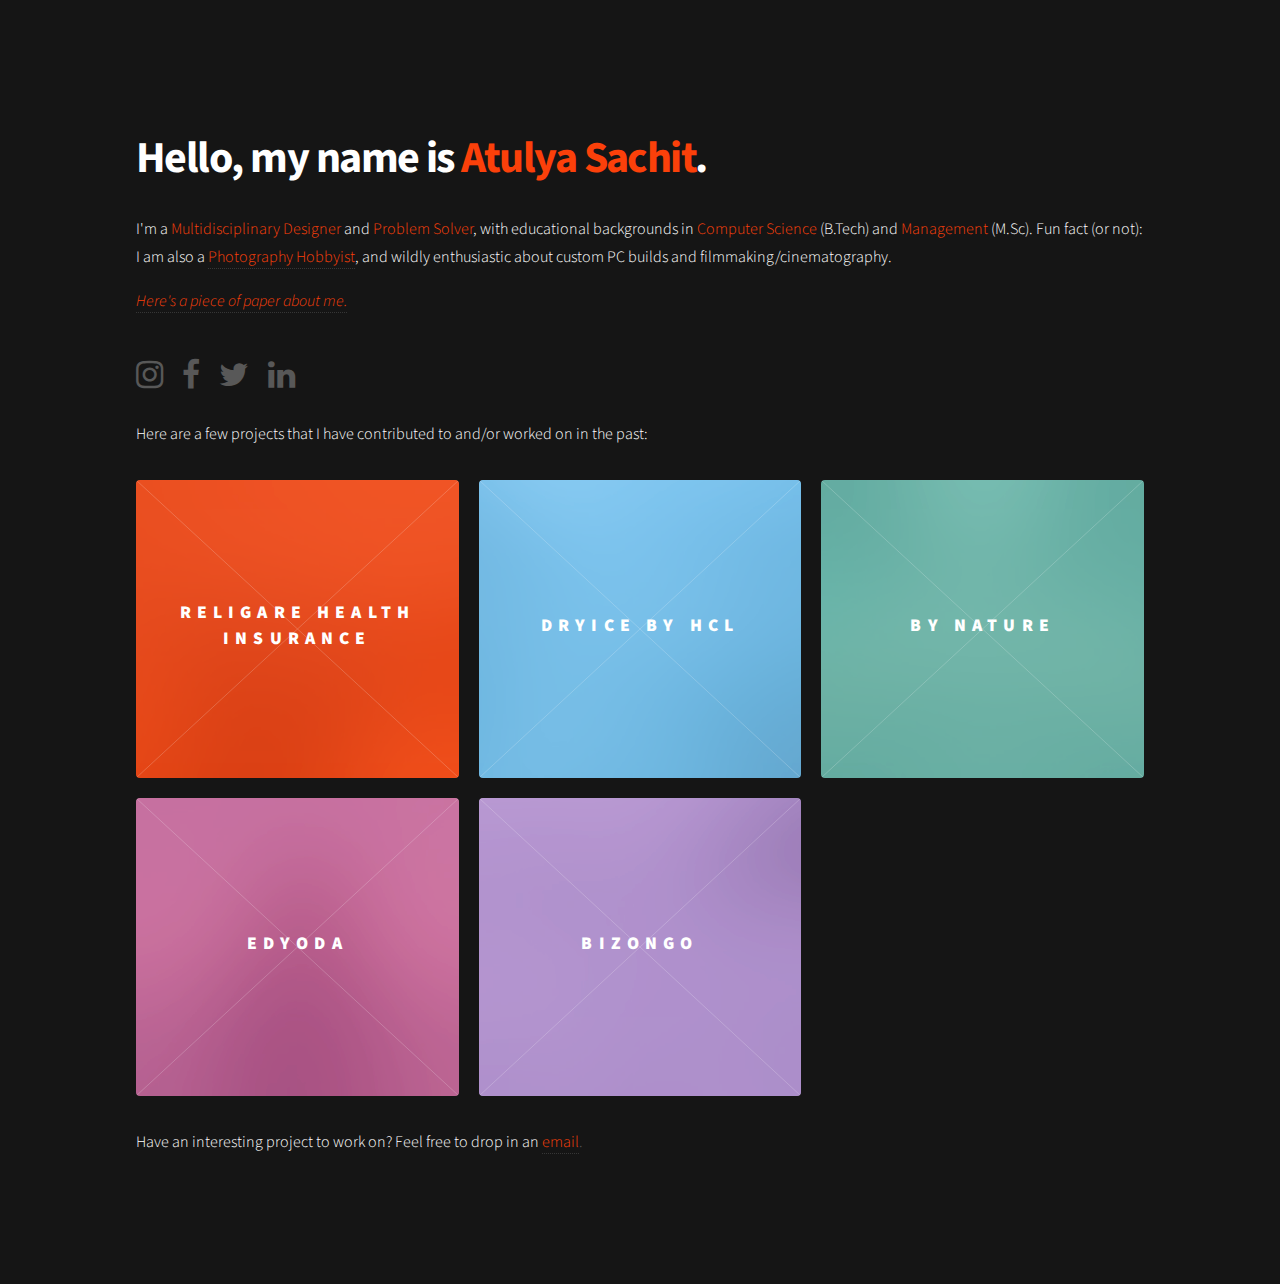
<file: index.html>
<!DOCTYPE HTML>
<html>

	<head>
		<link rel="shortcut icon" href="favicon.ico" type="image/x-icon">
		<title>Atulya Sachit</title>
		<meta name="yandex-verification" content="ff953ffdc99cac1d" />
		<meta charset="utf-8" />
		<meta name="viewport" content="width=device-width, initial-scale=1" />
		<!--[if lte IE 8]><script src="assets/js/ie/html5shiv.js"></script><![endif]-->
		<link rel="stylesheet" href="assets/css/main.css" />
		<!--[if lte IE 9]><link rel="stylesheet" href="assets/css/ie9.css" /><![endif]-->
		<!--[if lte IE 8]><link rel="stylesheet" href="assets/css/ie8.css" /><![endif]-->
	</head>
	<body style="background-color:#151515;">
		<!-- Wrapper -->
			<div id="wrapper">

				<!-- Header -->
					<header id="header">
					</header>

				<!-- Menu -->
				<!-- Main -->
					<div id="main">
						<div class="inner">
							<header>
								<h1><font color="#FFFFFF">Hello, my name is</font> <font color="#FB400A">Atulya Sachit</font><font color="#FFFFFF">.</font></h1>
								<p><font color="#FFFFFF">I'm a</font> <font color="#FB400A">Multidisciplinary Designer</font> <font color="#FFFFFF">and</font> <font color="#FB400A">Problem Solver</font><font color="#FFFFFF">, with educational backgrounds in</font> <font color="#FB400A">Computer Science</font> <font color="#FFFFFF">(B.Tech) and</font> <font color="#FB400A">Management</font> <font color="#FFFFFF">(M.Sc). Fun fact (or not): I am also a </font> <a href="https://www.instagram.com/atulyasachit" target="_blank"><font color="#FB400A">Photography Hobbyist</font></a><font color="FFFFFF">, and wildly enthusiastic about custom PC builds and filmmaking/cinematography.</font> 
								</p>
								<p><a href="Resume.pdf" target="_blank"><i><font color="#FB400A">Here's a piece of paper about me.</font></i></a>
								</p>
								<ul class="icons">
									<li><a href="https://www.instagram.com/atulyasachit" class="icon style1 fa-instagram" style="font-size:32px" target="_blank"><span class="label">Instagram</span></a></li>
									<li><a href="https://www.facebook.com/atulyasachit" class="icon style1 fa-facebook" style="font-size:32px" target="_blank"><span class="label">Facebook</span></a></li>
									<li><a href="https://www.twitter.com/atulyasachit" class="icon style1 fa-twitter" style="font-size:32px" target="_blank"><span class="label">Twitter</span></a></li>
									<li><a href="https://www.linkedin.com/in/atulyasachit/" class="icon style1 fa-linkedin" style="font-size:32px" target="_blank"><span class="label">Linkedin</span></a></li>
								</ul>							
								<p></p>
							</header>
							<p><font color="#FFFFFF">Here are a few projects that I have contributed to and/or worked on in the past:</font></a> 
							</p>
							<section class="tiles">
								<article class="style1">
									<span class="image">
										<img src="images/pic01.jpg" alt="" />
									</span>
									<a href="https://www.religarehealthinsurance.com/" target="_blank">
										<h2>Religare Health Insurance</h2>
										<div class="content">
											<p>Product Design (UI/UX): Compititor Analysis, UX Review, Personas, Website Data Analysis, Cusomter Interviews, Wireframe</p>
										</div>
									</a>
								</article>
								<article class="style2">
									<span class="image">
										<img src="images/pic02.jpg" alt="" />
									</span>
									<a href="https://www.dryice.ai/" target="_blank">
										<h2>DRYiCE by HCL</h2>
										<div class="content">
											<p>Product Design (UI/UX): Compititor Analysis, UX Review, Information Architecture, Prototype, Wireframe</p>
										</div>
									</a>
								</article>
								<article class="style3">
									<span class="image">
										<img src="images/pic03.jpg" alt="" />
									</span>
									<a href="https://bynature.in/" target="_blank">
										<h2>By Nature</h2>
										<div class="content">
											<p>Product Design (UI/UX): Compititor Analysis, Information Architecture, Prototype, Wireframe</p>
										</div>
									</a>
								</article>
								<article class="style4">
									<span class="image">
										<img src="images/pic04.jpg" alt="" />
									</span>
									<a href="https://www.edyoda.com/" target="_blank">
										<h2>EdYoda</h2>
										<div class="content">
											<p>Product Design (UI/UX): UX Review, Compititor Analysis, Customer Interviews, Information Architecture, Wireframe</p>
										</div>
									</a>
								</article>
								<article class="style5">
									<span class="image">
										<img src="images/pic05.jpg" alt="" />
									</span>
									<a href="https://bizongo.com/" target="_blank">
										<h2>Bizongo</h2>
										<div class="content">
											<p>Product Design (UI/UX): UX Review, Compititor Analysis, Information Architecture</p>
										</div>
									</a>
								</article>
							</section>
				<p> </p>
							<p><font color="#FFFFFF">Have an interesting project to work on? Feel free to drop in an</font> <a href="mailto:hello@atulyasachit.com?Subject=Hello" target="_top"><font color="#FB400A">email</font></a>.  
							</p>
						</div>
					</div>
			</div>

		<!-- Scripts -->
			<script src="assets/js/jquery.min.js"></script>
			<script src="assets/js/skel.min.js"></script>
			<script src="assets/js/util.js"></script>
			<!--[if lte IE 8]><script src="assets/js/ie/respond.min.js"></script><![endif]-->
			<script src="assets/js/main.js"></script>

	</body>
</html>
</file>
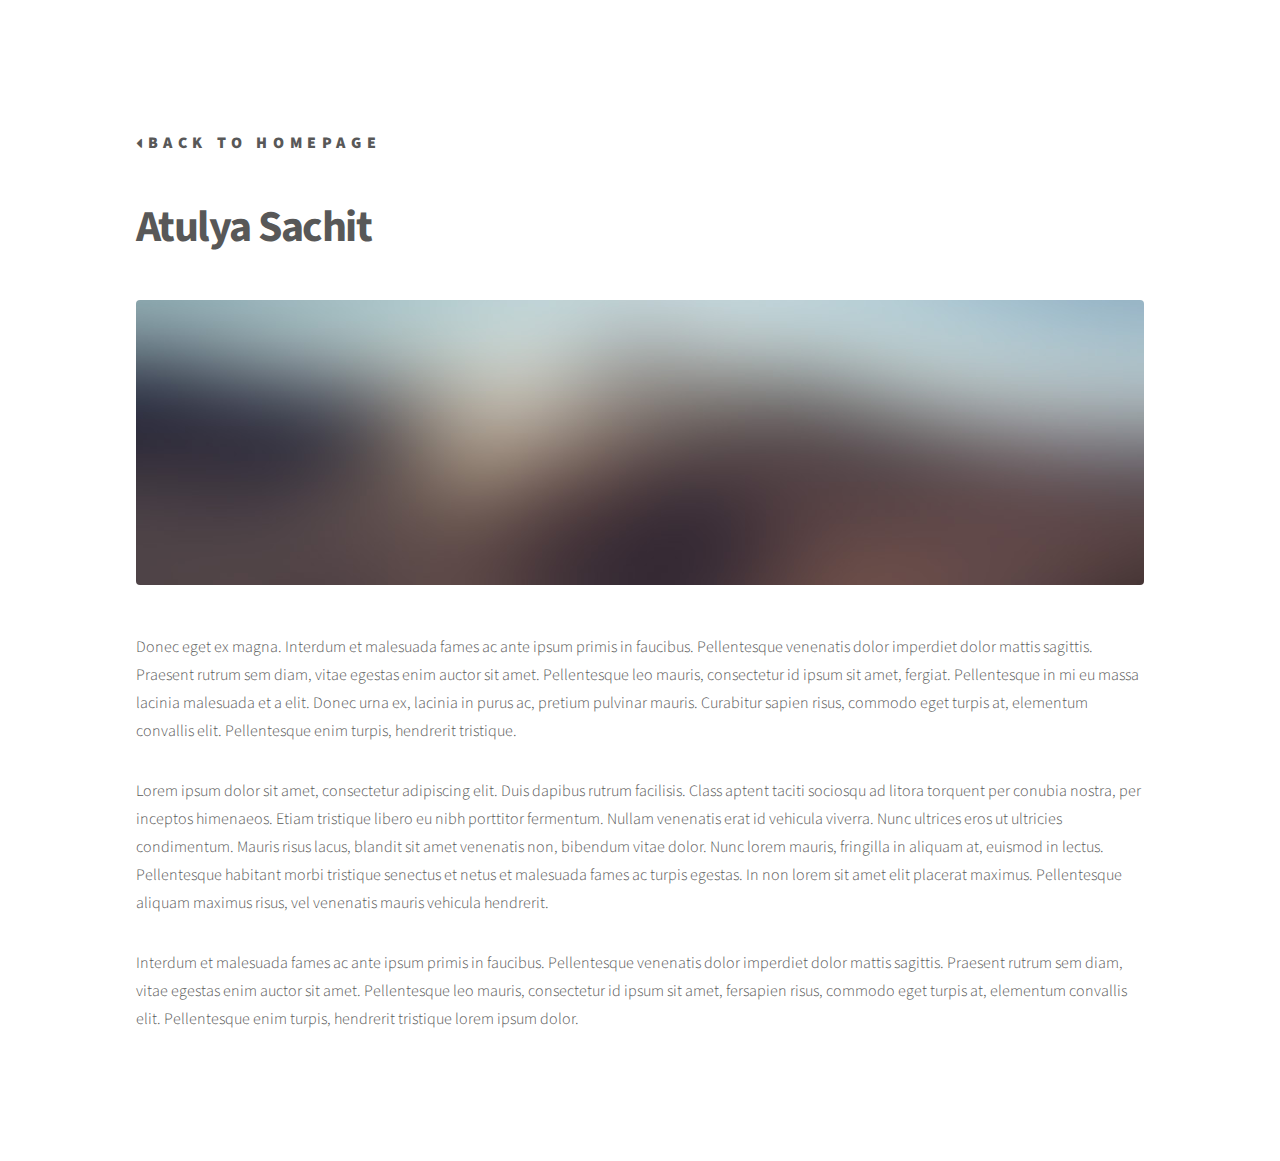
<file: profile.html>
<!DOCTYPE HTML>
<html>
	<head>
		<link rel="shortcut icon" href="favicon.ico" type="image/x-icon">
		<title>About Me</title>
		<meta charset="utf-8" />
		<meta name="viewport" content="width=device-width, initial-scale=1" />
		<!--[if lte IE 8]><script src="assets/js/ie/html5shiv.js"></script><![endif]-->
		<link rel="stylesheet" href="assets/css/main.css" />
		<!--[if lte IE 9]><link rel="stylesheet" href="assets/css/ie9.css" /><![endif]-->
		<!--[if lte IE 8]><link rel="stylesheet" href="assets/css/ie8.css" /><![endif]-->
	</head>
	<body>
		<!-- Wrapper -->
			<div id="wrapper">

				<!-- Header -->
					<header id="header">
						<div class="inner">

							<!-- Logo -->
								<a href="index.html" class="logo">
									<span class="fa fa-caret-left"></span><span class="title">  Back to Homepage</span>
								</a>

							<!-- Nav -->


						</div>
					</header>

				<!-- Menu -->

				<!-- Main -->
					<div id="main">
						<div class="inner">
							<h1>Atulya Sachit</h1>
							<span class="image main"><img src="images/pic13.jpg" alt="" /></span>
							<p>Donec eget ex magna. Interdum et malesuada fames ac ante ipsum primis in faucibus. Pellentesque venenatis dolor imperdiet dolor mattis sagittis. Praesent rutrum sem diam, vitae egestas enim auctor sit amet. Pellentesque leo mauris, consectetur id ipsum sit amet, fergiat. Pellentesque in mi eu massa lacinia malesuada et a elit. Donec urna ex, lacinia in purus ac, pretium pulvinar mauris. Curabitur sapien risus, commodo eget turpis at, elementum convallis elit. Pellentesque enim turpis, hendrerit tristique.</p>
							<p>Lorem ipsum dolor sit amet, consectetur adipiscing elit. Duis dapibus rutrum facilisis. Class aptent taciti sociosqu ad litora torquent per conubia nostra, per inceptos himenaeos. Etiam tristique libero eu nibh porttitor fermentum. Nullam venenatis erat id vehicula viverra. Nunc ultrices eros ut ultricies condimentum. Mauris risus lacus, blandit sit amet venenatis non, bibendum vitae dolor. Nunc lorem mauris, fringilla in aliquam at, euismod in lectus. Pellentesque habitant morbi tristique senectus et netus et malesuada fames ac turpis egestas. In non lorem sit amet elit placerat maximus. Pellentesque aliquam maximus risus, vel venenatis mauris vehicula hendrerit.</p>
							<p>Interdum et malesuada fames ac ante ipsum primis in faucibus. Pellentesque venenatis dolor imperdiet dolor mattis sagittis. Praesent rutrum sem diam, vitae egestas enim auctor sit amet. Pellentesque leo mauris, consectetur id ipsum sit amet, fersapien risus, commodo eget turpis at, elementum convallis elit. Pellentesque enim turpis, hendrerit tristique lorem ipsum dolor.</p>
						</div>
					</div>
			</div>

		<!-- Scripts -->
			<script src="assets/js/jquery.min.js"></script>
			<script src="assets/js/skel.min.js"></script>
			<script src="assets/js/util.js"></script>
			<!--[if lte IE 8]><script src="assets/js/ie/respond.min.js"></script><![endif]-->
			<script src="assets/js/main.js"></script>

	</body>
</html>
</file>
<file: assets/css/ie9.css>
/* Tiles */

	.tiles:after {
		content: '';
		display: block;
		clear: both;
	}

	.tiles article {
		float: left;
	}

		.tiles article > a {
			padding-top: 50%;
			margin-top: -1.75em;
		}

		body:not(.is-touch) .tiles article:hover > .image {
			-moz-transform: none;
			-webkit-transform: none;
			-ms-transform: none;
			transform: none;
		}

/* Footer */

	#footer > .inner section {
		float: left;
	}

	#footer > .inner .copyright {
		clear: both;
		padding-top: 4em;
	}
</file>
<file: assets/css/main.css>
@import url(font-awesome.min.css);
@import url("https://fonts.googleapis.com/css?family=Source+Sans+Pro:300,700,900");

/* Reset */

	html, body, div, span, applet, object, iframe, h1, h2, h3, h4, h5, h6, p, blockquote, pre, a, abbr, acronym, address, big, cite, code, del, dfn, em, img, ins, kbd, q, s, samp, small, strike, strong, sub, sup, tt, var, b, u, i, center, dl, dt, dd, ol, ul, li, fieldset, form, label, legend, table, caption, tbody, tfoot, thead, tr, th, td, article, aside, canvas, details, embed, figure, figcaption, footer, header, hgroup, menu, nav, output, ruby, section, summary, time, mark, audio, video {
		margin: 0;
		padding: 0;
		border: 0;
		font-size: 100%;
		font: inherit;
		vertical-align: baseline;
	}

	article, aside, details, figcaption, figure, footer, header, hgroup, menu, nav, section {
		display: block;
	}

	body {
		line-height: 1;
	}

	ol, ul {
		list-style: none;
	}

	blockquote, q {
		quotes: none;
	}

	blockquote:before, blockquote:after, q:before, q:after {
		content: '';
		content: none;
	}

	table {
		border-collapse: collapse;
		border-spacing: 0;
	}

	body {
		-webkit-text-size-adjust: none;
	}

/* Box Model */

	*, *:before, *:after {
		-moz-box-sizing: border-box;
		-webkit-box-sizing: border-box;
		box-sizing: border-box;
	}

/* Grid */

	.row {
		border-bottom: solid 1px transparent;
		-moz-box-sizing: border-box;
		-webkit-box-sizing: border-box;
		box-sizing: border-box;
	}

	.row > * {
		float: left;
		-moz-box-sizing: border-box;
		-webkit-box-sizing: border-box;
		box-sizing: border-box;
	}

	.row:after, .row:before {
		content: '';
		display: block;
		clear: both;
		height: 0;
	}

	.row.uniform > * > :first-child {
		margin-top: 0;
	}

	.row.uniform > * > :last-child {
		margin-bottom: 0;
	}

	.row.\30 \25 > * {
		padding: 0 0 0 0em;
	}

	.row.\30 \25 {
		margin: 0 0 -1px 0em;
	}

	.row.uniform.\30 \25 > * {
		padding: 0em 0 0 0em;
	}

	.row.uniform.\30 \25 {
		margin: 0em 0 -1px 0em;
	}

	.row > * {
		padding: 0 0 0 2em;
	}

	.row {
		margin: 0 0 -1px -2em;
	}

	.row.uniform > * {
		padding: 2em 0 0 2em;
	}

	.row.uniform {
		margin: -2em 0 -1px -2em;
	}

	.row.\32 00\25 > * {
		padding: 0 0 0 4em;
	}

	.row.\32 00\25 {
		margin: 0 0 -1px -4em;
	}

	.row.uniform.\32 00\25 > * {
		padding: 4em 0 0 4em;
	}

	.row.uniform.\32 00\25 {
		margin: -4em 0 -1px -4em;
	}

	.row.\31 50\25 > * {
		padding: 0 0 0 3em;
	}

	.row.\31 50\25 {
		margin: 0 0 -1px -3em;
	}

	.row.uniform.\31 50\25 > * {
		padding: 3em 0 0 3em;
	}

	.row.uniform.\31 50\25 {
		margin: -3em 0 -1px -3em;
	}

	.row.\35 0\25 > * {
		padding: 0 0 0 1em;
	}

	.row.\35 0\25 {
		margin: 0 0 -1px -1em;
	}

	.row.uniform.\35 0\25 > * {
		padding: 1em 0 0 1em;
	}

	.row.uniform.\35 0\25 {
		margin: -1em 0 -1px -1em;
	}

	.row.\32 5\25 > * {
		padding: 0 0 0 0.5em;
	}

	.row.\32 5\25 {
		margin: 0 0 -1px -0.5em;
	}

	.row.uniform.\32 5\25 > * {
		padding: 0.5em 0 0 0.5em;
	}

	.row.uniform.\32 5\25 {
		margin: -0.5em 0 -1px -0.5em;
	}

	.\31 2u, .\31 2u\24 {
		width: 100%;
		clear: none;
		margin-left: 0;
	}

	.\31 1u, .\31 1u\24 {
		width: 91.6666666667%;
		clear: none;
		margin-left: 0;
	}

	.\31 0u, .\31 0u\24 {
		width: 83.3333333333%;
		clear: none;
		margin-left: 0;
	}

	.\39 u, .\39 u\24 {
		width: 75%;
		clear: none;
		margin-left: 0;
	}

	.\38 u, .\38 u\24 {
		width: 66.6666666667%;
		clear: none;
		margin-left: 0;
	}

	.\37 u, .\37 u\24 {
		width: 58.3333333333%;
		clear: none;
		margin-left: 0;
	}

	.\36 u, .\36 u\24 {
		width: 50%;
		clear: none;
		margin-left: 0;
	}

	.\35 u, .\35 u\24 {
		width: 41.6666666667%;
		clear: none;
		margin-left: 0;
	}

	.\34 u, .\34 u\24 {
		width: 33.3333333333%;
		clear: none;
		margin-left: 0;
	}

	.\33 u, .\33 u\24 {
		width: 25%;
		clear: none;
		margin-left: 0;
	}

	.\32 u, .\32 u\24 {
		width: 16.6666666667%;
		clear: none;
		margin-left: 0;
	}

	.\31 u, .\31 u\24 {
		width: 8.3333333333%;
		clear: none;
		margin-left: 0;
	}

	.\31 2u\24 + *,
	.\31 1u\24 + *,
	.\31 0u\24 + *,
	.\39 u\24 + *,
	.\38 u\24 + *,
	.\37 u\24 + *,
	.\36 u\24 + *,
	.\35 u\24 + *,
	.\34 u\24 + *,
	.\33 u\24 + *,
	.\32 u\24 + *,
	.\31 u\24 + * {
		clear: left;
	}

	.\-11u {
		margin-left: 91.66667%;
	}

	.\-10u {
		margin-left: 83.33333%;
	}

	.\-9u {
		margin-left: 75%;
	}

	.\-8u {
		margin-left: 66.66667%;
	}

	.\-7u {
		margin-left: 58.33333%;
	}

	.\-6u {
		margin-left: 50%;
	}

	.\-5u {
		margin-left: 41.66667%;
	}

	.\-4u {
		margin-left: 33.33333%;
	}

	.\-3u {
		margin-left: 25%;
	}

	.\-2u {
		margin-left: 16.66667%;
	}

	.\-1u {
		margin-left: 8.33333%;
	}

	@media screen and (max-width: 1680px) {

		.row > * {
			padding: 0 0 0 2em;
		}

		.row {
			margin: 0 0 -1px -2em;
		}

		.row.uniform > * {
			padding: 2em 0 0 2em;
		}

		.row.uniform {
			margin: -2em 0 -1px -2em;
		}

		.row.\32 00\25 > * {
			padding: 0 0 0 4em;
		}

		.row.\32 00\25 {
			margin: 0 0 -1px -4em;
		}

		.row.uniform.\32 00\25 > * {
			padding: 4em 0 0 4em;
		}

		.row.uniform.\32 00\25 {
			margin: -4em 0 -1px -4em;
		}

		.row.\31 50\25 > * {
			padding: 0 0 0 3em;
		}

		.row.\31 50\25 {
			margin: 0 0 -1px -3em;
		}

		.row.uniform.\31 50\25 > * {
			padding: 3em 0 0 3em;
		}

		.row.uniform.\31 50\25 {
			margin: -3em 0 -1px -3em;
		}

		.row.\35 0\25 > * {
			padding: 0 0 0 1em;
		}

		.row.\35 0\25 {
			margin: 0 0 -1px -1em;
		}

		.row.uniform.\35 0\25 > * {
			padding: 1em 0 0 1em;
		}

		.row.uniform.\35 0\25 {
			margin: -1em 0 -1px -1em;
		}

		.row.\32 5\25 > * {
			padding: 0 0 0 0.5em;
		}

		.row.\32 5\25 {
			margin: 0 0 -1px -0.5em;
		}

		.row.uniform.\32 5\25 > * {
			padding: 0.5em 0 0 0.5em;
		}

		.row.uniform.\32 5\25 {
			margin: -0.5em 0 -1px -0.5em;
		}

		.\31 2u\28xlarge\29, .\31 2u\24\28xlarge\29 {
			width: 100%;
			clear: none;
			margin-left: 0;
		}

		.\31 1u\28xlarge\29, .\31 1u\24\28xlarge\29 {
			width: 91.6666666667%;
			clear: none;
			margin-left: 0;
		}

		.\31 0u\28xlarge\29, .\31 0u\24\28xlarge\29 {
			width: 83.3333333333%;
			clear: none;
			margin-left: 0;
		}

		.\39 u\28xlarge\29, .\39 u\24\28xlarge\29 {
			width: 75%;
			clear: none;
			margin-left: 0;
		}

		.\38 u\28xlarge\29, .\38 u\24\28xlarge\29 {
			width: 66.6666666667%;
			clear: none;
			margin-left: 0;
		}

		.\37 u\28xlarge\29, .\37 u\24\28xlarge\29 {
			width: 58.3333333333%;
			clear: none;
			margin-left: 0;
		}

		.\36 u\28xlarge\29, .\36 u\24\28xlarge\29 {
			width: 50%;
			clear: none;
			margin-left: 0;
		}

		.\35 u\28xlarge\29, .\35 u\24\28xlarge\29 {
			width: 41.6666666667%;
			clear: none;
			margin-left: 0;
		}

		.\34 u\28xlarge\29, .\34 u\24\28xlarge\29 {
			width: 33.3333333333%;
			clear: none;
			margin-left: 0;
		}

		.\33 u\28xlarge\29, .\33 u\24\28xlarge\29 {
			width: 25%;
			clear: none;
			margin-left: 0;
		}

		.\32 u\28xlarge\29, .\32 u\24\28xlarge\29 {
			width: 16.6666666667%;
			clear: none;
			margin-left: 0;
		}

		.\31 u\28xlarge\29, .\31 u\24\28xlarge\29 {
			width: 8.3333333333%;
			clear: none;
			margin-left: 0;
		}

		.\31 2u\24\28xlarge\29 + *,
		.\31 1u\24\28xlarge\29 + *,
		.\31 0u\24\28xlarge\29 + *,
		.\39 u\24\28xlarge\29 + *,
		.\38 u\24\28xlarge\29 + *,
		.\37 u\24\28xlarge\29 + *,
		.\36 u\24\28xlarge\29 + *,
		.\35 u\24\28xlarge\29 + *,
		.\34 u\24\28xlarge\29 + *,
		.\33 u\24\28xlarge\29 + *,
		.\32 u\24\28xlarge\29 + *,
		.\31 u\24\28xlarge\29 + * {
			clear: left;
		}

		.\-11u\28xlarge\29 {
			margin-left: 91.66667%;
		}

		.\-10u\28xlarge\29 {
			margin-left: 83.33333%;
		}

		.\-9u\28xlarge\29 {
			margin-left: 75%;
		}

		.\-8u\28xlarge\29 {
			margin-left: 66.66667%;
		}

		.\-7u\28xlarge\29 {
			margin-left: 58.33333%;
		}

		.\-6u\28xlarge\29 {
			margin-left: 50%;
		}

		.\-5u\28xlarge\29 {
			margin-left: 41.66667%;
		}

		.\-4u\28xlarge\29 {
			margin-left: 33.33333%;
		}

		.\-3u\28xlarge\29 {
			margin-left: 25%;
		}

		.\-2u\28xlarge\29 {
			margin-left: 16.66667%;
		}

		.\-1u\28xlarge\29 {
			margin-left: 8.33333%;
		}

	}

	@media screen and (max-width: 1280px) {

		.row > * {
			padding: 0 0 0 2em;
		}

		.row {
			margin: 0 0 -1px -2em;
		}

		.row.uniform > * {
			padding: 2em 0 0 2em;
		}

		.row.uniform {
			margin: -2em 0 -1px -2em;
		}

		.row.\32 00\25 > * {
			padding: 0 0 0 4em;
		}

		.row.\32 00\25 {
			margin: 0 0 -1px -4em;
		}

		.row.uniform.\32 00\25 > * {
			padding: 4em 0 0 4em;
		}

		.row.uniform.\32 00\25 {
			margin: -4em 0 -1px -4em;
		}

		.row.\31 50\25 > * {
			padding: 0 0 0 3em;
		}

		.row.\31 50\25 {
			margin: 0 0 -1px -3em;
		}

		.row.uniform.\31 50\25 > * {
			padding: 3em 0 0 3em;
		}

		.row.uniform.\31 50\25 {
			margin: -3em 0 -1px -3em;
		}

		.row.\35 0\25 > * {
			padding: 0 0 0 1em;
		}

		.row.\35 0\25 {
			margin: 0 0 -1px -1em;
		}

		.row.uniform.\35 0\25 > * {
			padding: 1em 0 0 1em;
		}

		.row.uniform.\35 0\25 {
			margin: -1em 0 -1px -1em;
		}

		.row.\32 5\25 > * {
			padding: 0 0 0 0.5em;
		}

		.row.\32 5\25 {
			margin: 0 0 -1px -0.5em;
		}

		.row.uniform.\32 5\25 > * {
			padding: 0.5em 0 0 0.5em;
		}

		.row.uniform.\32 5\25 {
			margin: -0.5em 0 -1px -0.5em;
		}

		.\31 2u\28large\29, .\31 2u\24\28large\29 {
			width: 100%;
			clear: none;
			margin-left: 0;
		}

		.\31 1u\28large\29, .\31 1u\24\28large\29 {
			width: 91.6666666667%;
			clear: none;
			margin-left: 0;
		}

		.\31 0u\28large\29, .\31 0u\24\28large\29 {
			width: 83.3333333333%;
			clear: none;
			margin-left: 0;
		}

		.\39 u\28large\29, .\39 u\24\28large\29 {
			width: 75%;
			clear: none;
			margin-left: 0;
		}

		.\38 u\28large\29, .\38 u\24\28large\29 {
			width: 66.6666666667%;
			clear: none;
			margin-left: 0;
		}

		.\37 u\28large\29, .\37 u\24\28large\29 {
			width: 58.3333333333%;
			clear: none;
			margin-left: 0;
		}

		.\36 u\28large\29, .\36 u\24\28large\29 {
			width: 50%;
			clear: none;
			margin-left: 0;
		}

		.\35 u\28large\29, .\35 u\24\28large\29 {
			width: 41.6666666667%;
			clear: none;
			margin-left: 0;
		}

		.\34 u\28large\29, .\34 u\24\28large\29 {
			width: 33.3333333333%;
			clear: none;
			margin-left: 0;
		}

		.\33 u\28large\29, .\33 u\24\28large\29 {
			width: 25%;
			clear: none;
			margin-left: 0;
		}

		.\32 u\28large\29, .\32 u\24\28large\29 {
			width: 16.6666666667%;
			clear: none;
			margin-left: 0;
		}

		.\31 u\28large\29, .\31 u\24\28large\29 {
			width: 8.3333333333%;
			clear: none;
			margin-left: 0;
		}

		.\31 2u\24\28large\29 + *,
		.\31 1u\24\28large\29 + *,
		.\31 0u\24\28large\29 + *,
		.\39 u\24\28large\29 + *,
		.\38 u\24\28large\29 + *,
		.\37 u\24\28large\29 + *,
		.\36 u\24\28large\29 + *,
		.\35 u\24\28large\29 + *,
		.\34 u\24\28large\29 + *,
		.\33 u\24\28large\29 + *,
		.\32 u\24\28large\29 + *,
		.\31 u\24\28large\29 + * {
			clear: left;
		}

		.\-11u\28large\29 {
			margin-left: 91.66667%;
		}

		.\-10u\28large\29 {
			margin-left: 83.33333%;
		}

		.\-9u\28large\29 {
			margin-left: 75%;
		}

		.\-8u\28large\29 {
			margin-left: 66.66667%;
		}

		.\-7u\28large\29 {
			margin-left: 58.33333%;
		}

		.\-6u\28large\29 {
			margin-left: 50%;
		}

		.\-5u\28large\29 {
			margin-left: 41.66667%;
		}

		.\-4u\28large\29 {
			margin-left: 33.33333%;
		}

		.\-3u\28large\29 {
			margin-left: 25%;
		}

		.\-2u\28large\29 {
			margin-left: 16.66667%;
		}

		.\-1u\28large\29 {
			margin-left: 8.33333%;
		}

	}

	@media screen and (max-width: 980px) {

		.row > * {
			padding: 0 0 0 1.5em;
		}

		.row {
			margin: 0 0 -1px -1.5em;
		}

		.row.uniform > * {
			padding: 1.5em 0 0 1.5em;
		}

		.row.uniform {
			margin: -1.5em 0 -1px -1.5em;
		}

		.row.\32 00\25 > * {
			padding: 0 0 0 3em;
		}

		.row.\32 00\25 {
			margin: 0 0 -1px -3em;
		}

		.row.uniform.\32 00\25 > * {
			padding: 3em 0 0 3em;
		}

		.row.uniform.\32 00\25 {
			margin: -3em 0 -1px -3em;
		}

		.row.\31 50\25 > * {
			padding: 0 0 0 2.25em;
		}

		.row.\31 50\25 {
			margin: 0 0 -1px -2.25em;
		}

		.row.uniform.\31 50\25 > * {
			padding: 2.25em 0 0 2.25em;
		}

		.row.uniform.\31 50\25 {
			margin: -2.25em 0 -1px -2.25em;
		}

		.row.\35 0\25 > * {
			padding: 0 0 0 0.75em;
		}

		.row.\35 0\25 {
			margin: 0 0 -1px -0.75em;
		}

		.row.uniform.\35 0\25 > * {
			padding: 0.75em 0 0 0.75em;
		}

		.row.uniform.\35 0\25 {
			margin: -0.75em 0 -1px -0.75em;
		}

		.row.\32 5\25 > * {
			padding: 0 0 0 0.375em;
		}

		.row.\32 5\25 {
			margin: 0 0 -1px -0.375em;
		}

		.row.uniform.\32 5\25 > * {
			padding: 0.375em 0 0 0.375em;
		}

		.row.uniform.\32 5\25 {
			margin: -0.375em 0 -1px -0.375em;
		}

		.\31 2u\28medium\29, .\31 2u\24\28medium\29 {
			width: 100%;
			clear: none;
			margin-left: 0;
		}

		.\31 1u\28medium\29, .\31 1u\24\28medium\29 {
			width: 91.6666666667%;
			clear: none;
			margin-left: 0;
		}

		.\31 0u\28medium\29, .\31 0u\24\28medium\29 {
			width: 83.3333333333%;
			clear: none;
			margin-left: 0;
		}

		.\39 u\28medium\29, .\39 u\24\28medium\29 {
			width: 75%;
			clear: none;
			margin-left: 0;
		}

		.\38 u\28medium\29, .\38 u\24\28medium\29 {
			width: 66.6666666667%;
			clear: none;
			margin-left: 0;
		}

		.\37 u\28medium\29, .\37 u\24\28medium\29 {
			width: 58.3333333333%;
			clear: none;
			margin-left: 0;
		}

		.\36 u\28medium\29, .\36 u\24\28medium\29 {
			width: 50%;
			clear: none;
			margin-left: 0;
		}

		.\35 u\28medium\29, .\35 u\24\28medium\29 {
			width: 41.6666666667%;
			clear: none;
			margin-left: 0;
		}

		.\34 u\28medium\29, .\34 u\24\28medium\29 {
			width: 33.3333333333%;
			clear: none;
			margin-left: 0;
		}

		.\33 u\28medium\29, .\33 u\24\28medium\29 {
			width: 25%;
			clear: none;
			margin-left: 0;
		}

		.\32 u\28medium\29, .\32 u\24\28medium\29 {
			width: 16.6666666667%;
			clear: none;
			margin-left: 0;
		}

		.\31 u\28medium\29, .\31 u\24\28medium\29 {
			width: 8.3333333333%;
			clear: none;
			margin-left: 0;
		}

		.\31 2u\24\28medium\29 + *,
		.\31 1u\24\28medium\29 + *,
		.\31 0u\24\28medium\29 + *,
		.\39 u\24\28medium\29 + *,
		.\38 u\24\28medium\29 + *,
		.\37 u\24\28medium\29 + *,
		.\36 u\24\28medium\29 + *,
		.\35 u\24\28medium\29 + *,
		.\34 u\24\28medium\29 + *,
		.\33 u\24\28medium\29 + *,
		.\32 u\24\28medium\29 + *,
		.\31 u\24\28medium\29 + * {
			clear: left;
		}

		.\-11u\28medium\29 {
			margin-left: 91.66667%;
		}

		.\-10u\28medium\29 {
			margin-left: 83.33333%;
		}

		.\-9u\28medium\29 {
			margin-left: 75%;
		}

		.\-8u\28medium\29 {
			margin-left: 66.66667%;
		}

		.\-7u\28medium\29 {
			margin-left: 58.33333%;
		}

		.\-6u\28medium\29 {
			margin-left: 50%;
		}

		.\-5u\28medium\29 {
			margin-left: 41.66667%;
		}

		.\-4u\28medium\29 {
			margin-left: 33.33333%;
		}

		.\-3u\28medium\29 {
			margin-left: 25%;
		}

		.\-2u\28medium\29 {
			margin-left: 16.66667%;
		}

		.\-1u\28medium\29 {
			margin-left: 8.33333%;
		}

	}

	@media screen and (max-width: 736px) {

		.row > * {
			padding: 0 0 0 1em;
		}

		.row {
			margin: 0 0 -1px -1em;
		}

		.row.uniform > * {
			padding: 1em 0 0 1em;
		}

		.row.uniform {
			margin: -1em 0 -1px -1em;
		}

		.row.\32 00\25 > * {
			padding: 0 0 0 2em;
		}

		.row.\32 00\25 {
			margin: 0 0 -1px -2em;
		}

		.row.uniform.\32 00\25 > * {
			padding: 2em 0 0 2em;
		}

		.row.uniform.\32 00\25 {
			margin: -2em 0 -1px -2em;
		}

		.row.\31 50\25 > * {
			padding: 0 0 0 1.5em;
		}

		.row.\31 50\25 {
			margin: 0 0 -1px -1.5em;
		}

		.row.uniform.\31 50\25 > * {
			padding: 1.5em 0 0 1.5em;
		}

		.row.uniform.\31 50\25 {
			margin: -1.5em 0 -1px -1.5em;
		}

		.row.\35 0\25 > * {
			padding: 0 0 0 0.5em;
		}

		.row.\35 0\25 {
			margin: 0 0 -1px -0.5em;
		}

		.row.uniform.\35 0\25 > * {
			padding: 0.5em 0 0 0.5em;
		}

		.row.uniform.\35 0\25 {
			margin: -0.5em 0 -1px -0.5em;
		}

		.row.\32 5\25 > * {
			padding: 0 0 0 0.25em;
		}

		.row.\32 5\25 {
			margin: 0 0 -1px -0.25em;
		}

		.row.uniform.\32 5\25 > * {
			padding: 0.25em 0 0 0.25em;
		}

		.row.uniform.\32 5\25 {
			margin: -0.25em 0 -1px -0.25em;
		}

		.\31 2u\28small\29, .\31 2u\24\28small\29 {
			width: 100%;
			clear: none;
			margin-left: 0;
		}

		.\31 1u\28small\29, .\31 1u\24\28small\29 {
			width: 91.6666666667%;
			clear: none;
			margin-left: 0;
		}

		.\31 0u\28small\29, .\31 0u\24\28small\29 {
			width: 83.3333333333%;
			clear: none;
			margin-left: 0;
		}

		.\39 u\28small\29, .\39 u\24\28small\29 {
			width: 75%;
			clear: none;
			margin-left: 0;
		}

		.\38 u\28small\29, .\38 u\24\28small\29 {
			width: 66.6666666667%;
			clear: none;
			margin-left: 0;
		}

		.\37 u\28small\29, .\37 u\24\28small\29 {
			width: 58.3333333333%;
			clear: none;
			margin-left: 0;
		}

		.\36 u\28small\29, .\36 u\24\28small\29 {
			width: 50%;
			clear: none;
			margin-left: 0;
		}

		.\35 u\28small\29, .\35 u\24\28small\29 {
			width: 41.6666666667%;
			clear: none;
			margin-left: 0;
		}

		.\34 u\28small\29, .\34 u\24\28small\29 {
			width: 33.3333333333%;
			clear: none;
			margin-left: 0;
		}

		.\33 u\28small\29, .\33 u\24\28small\29 {
			width: 25%;
			clear: none;
			margin-left: 0;
		}

		.\32 u\28small\29, .\32 u\24\28small\29 {
			width: 16.6666666667%;
			clear: none;
			margin-left: 0;
		}

		.\31 u\28small\29, .\31 u\24\28small\29 {
			width: 8.3333333333%;
			clear: none;
			margin-left: 0;
		}

		.\31 2u\24\28small\29 + *,
		.\31 1u\24\28small\29 + *,
		.\31 0u\24\28small\29 + *,
		.\39 u\24\28small\29 + *,
		.\38 u\24\28small\29 + *,
		.\37 u\24\28small\29 + *,
		.\36 u\24\28small\29 + *,
		.\35 u\24\28small\29 + *,
		.\34 u\24\28small\29 + *,
		.\33 u\24\28small\29 + *,
		.\32 u\24\28small\29 + *,
		.\31 u\24\28small\29 + * {
			clear: left;
		}

		.\-11u\28small\29 {
			margin-left: 91.66667%;
		}

		.\-10u\28small\29 {
			margin-left: 83.33333%;
		}

		.\-9u\28small\29 {
			margin-left: 75%;
		}

		.\-8u\28small\29 {
			margin-left: 66.66667%;
		}

		.\-7u\28small\29 {
			margin-left: 58.33333%;
		}

		.\-6u\28small\29 {
			margin-left: 50%;
		}

		.\-5u\28small\29 {
			margin-left: 41.66667%;
		}

		.\-4u\28small\29 {
			margin-left: 33.33333%;
		}

		.\-3u\28small\29 {
			margin-left: 25%;
		}

		.\-2u\28small\29 {
			margin-left: 16.66667%;
		}

		.\-1u\28small\29 {
			margin-left: 8.33333%;
		}

	}

	@media screen and (max-width: 480px) {

		.row > * {
			padding: 0 0 0 1em;
		}

		.row {
			margin: 0 0 -1px -1em;
		}

		.row.uniform > * {
			padding: 1em 0 0 1em;
		}

		.row.uniform {
			margin: -1em 0 -1px -1em;
		}

		.row.\32 00\25 > * {
			padding: 0 0 0 2em;
		}

		.row.\32 00\25 {
			margin: 0 0 -1px -2em;
		}

		.row.uniform.\32 00\25 > * {
			padding: 2em 0 0 2em;
		}

		.row.uniform.\32 00\25 {
			margin: -2em 0 -1px -2em;
		}

		.row.\31 50\25 > * {
			padding: 0 0 0 1.5em;
		}

		.row.\31 50\25 {
			margin: 0 0 -1px -1.5em;
		}

		.row.uniform.\31 50\25 > * {
			padding: 1.5em 0 0 1.5em;
		}

		.row.uniform.\31 50\25 {
			margin: -1.5em 0 -1px -1.5em;
		}

		.row.\35 0\25 > * {
			padding: 0 0 0 0.5em;
		}

		.row.\35 0\25 {
			margin: 0 0 -1px -0.5em;
		}

		.row.uniform.\35 0\25 > * {
			padding: 0.5em 0 0 0.5em;
		}

		.row.uniform.\35 0\25 {
			margin: -0.5em 0 -1px -0.5em;
		}

		.row.\32 5\25 > * {
			padding: 0 0 0 0.25em;
		}

		.row.\32 5\25 {
			margin: 0 0 -1px -0.25em;
		}

		.row.uniform.\32 5\25 > * {
			padding: 0.25em 0 0 0.25em;
		}

		.row.uniform.\32 5\25 {
			margin: -0.25em 0 -1px -0.25em;
		}

		.\31 2u\28xsmall\29, .\31 2u\24\28xsmall\29 {
			width: 100%;
			clear: none;
			margin-left: 0;
		}

		.\31 1u\28xsmall\29, .\31 1u\24\28xsmall\29 {
			width: 91.6666666667%;
			clear: none;
			margin-left: 0;
		}

		.\31 0u\28xsmall\29, .\31 0u\24\28xsmall\29 {
			width: 83.3333333333%;
			clear: none;
			margin-left: 0;
		}

		.\39 u\28xsmall\29, .\39 u\24\28xsmall\29 {
			width: 75%;
			clear: none;
			margin-left: 0;
		}

		.\38 u\28xsmall\29, .\38 u\24\28xsmall\29 {
			width: 66.6666666667%;
			clear: none;
			margin-left: 0;
		}

		.\37 u\28xsmall\29, .\37 u\24\28xsmall\29 {
			width: 58.3333333333%;
			clear: none;
			margin-left: 0;
		}

		.\36 u\28xsmall\29, .\36 u\24\28xsmall\29 {
			width: 50%;
			clear: none;
			margin-left: 0;
		}

		.\35 u\28xsmall\29, .\35 u\24\28xsmall\29 {
			width: 41.6666666667%;
			clear: none;
			margin-left: 0;
		}

		.\34 u\28xsmall\29, .\34 u\24\28xsmall\29 {
			width: 33.3333333333%;
			clear: none;
			margin-left: 0;
		}

		.\33 u\28xsmall\29, .\33 u\24\28xsmall\29 {
			width: 25%;
			clear: none;
			margin-left: 0;
		}

		.\32 u\28xsmall\29, .\32 u\24\28xsmall\29 {
			width: 16.6666666667%;
			clear: none;
			margin-left: 0;
		}

		.\31 u\28xsmall\29, .\31 u\24\28xsmall\29 {
			width: 8.3333333333%;
			clear: none;
			margin-left: 0;
		}

		.\31 2u\24\28xsmall\29 + *,
		.\31 1u\24\28xsmall\29 + *,
		.\31 0u\24\28xsmall\29 + *,
		.\39 u\24\28xsmall\29 + *,
		.\38 u\24\28xsmall\29 + *,
		.\37 u\24\28xsmall\29 + *,
		.\36 u\24\28xsmall\29 + *,
		.\35 u\24\28xsmall\29 + *,
		.\34 u\24\28xsmall\29 + *,
		.\33 u\24\28xsmall\29 + *,
		.\32 u\24\28xsmall\29 + *,
		.\31 u\24\28xsmall\29 + * {
			clear: left;
		}

		.\-11u\28xsmall\29 {
			margin-left: 91.66667%;
		}

		.\-10u\28xsmall\29 {
			margin-left: 83.33333%;
		}

		.\-9u\28xsmall\29 {
			margin-left: 75%;
		}

		.\-8u\28xsmall\29 {
			margin-left: 66.66667%;
		}

		.\-7u\28xsmall\29 {
			margin-left: 58.33333%;
		}

		.\-6u\28xsmall\29 {
			margin-left: 50%;
		}

		.\-5u\28xsmall\29 {
			margin-left: 41.66667%;
		}

		.\-4u\28xsmall\29 {
			margin-left: 33.33333%;
		}

		.\-3u\28xsmall\29 {
			margin-left: 25%;
		}

		.\-2u\28xsmall\29 {
			margin-left: 16.66667%;
		}

		.\-1u\28xsmall\29 {
			margin-left: 8.33333%;
		}

	}

	@media screen and (max-width: 360px) {

		.row > * {
			padding: 0 0 0 1em;
		}

		.row {
			margin: 0 0 -1px -1em;
		}

		.row.uniform > * {
			padding: 1em 0 0 1em;
		}

		.row.uniform {
			margin: -1em 0 -1px -1em;
		}

		.row.\32 00\25 > * {
			padding: 0 0 0 2em;
		}

		.row.\32 00\25 {
			margin: 0 0 -1px -2em;
		}

		.row.uniform.\32 00\25 > * {
			padding: 2em 0 0 2em;
		}

		.row.uniform.\32 00\25 {
			margin: -2em 0 -1px -2em;
		}

		.row.\31 50\25 > * {
			padding: 0 0 0 1.5em;
		}

		.row.\31 50\25 {
			margin: 0 0 -1px -1.5em;
		}

		.row.uniform.\31 50\25 > * {
			padding: 1.5em 0 0 1.5em;
		}

		.row.uniform.\31 50\25 {
			margin: -1.5em 0 -1px -1.5em;
		}

		.row.\35 0\25 > * {
			padding: 0 0 0 0.5em;
		}

		.row.\35 0\25 {
			margin: 0 0 -1px -0.5em;
		}

		.row.uniform.\35 0\25 > * {
			padding: 0.5em 0 0 0.5em;
		}

		.row.uniform.\35 0\25 {
			margin: -0.5em 0 -1px -0.5em;
		}

		.row.\32 5\25 > * {
			padding: 0 0 0 0.25em;
		}

		.row.\32 5\25 {
			margin: 0 0 -1px -0.25em;
		}

		.row.uniform.\32 5\25 > * {
			padding: 0.25em 0 0 0.25em;
		}

		.row.uniform.\32 5\25 {
			margin: -0.25em 0 -1px -0.25em;
		}

		.\31 2u\28xxsmall\29, .\31 2u\24\28xxsmall\29 {
			width: 100%;
			clear: none;
			margin-left: 0;
		}

		.\31 1u\28xxsmall\29, .\31 1u\24\28xxsmall\29 {
			width: 91.6666666667%;
			clear: none;
			margin-left: 0;
		}

		.\31 0u\28xxsmall\29, .\31 0u\24\28xxsmall\29 {
			width: 83.3333333333%;
			clear: none;
			margin-left: 0;
		}

		.\39 u\28xxsmall\29, .\39 u\24\28xxsmall\29 {
			width: 75%;
			clear: none;
			margin-left: 0;
		}

		.\38 u\28xxsmall\29, .\38 u\24\28xxsmall\29 {
			width: 66.6666666667%;
			clear: none;
			margin-left: 0;
		}

		.\37 u\28xxsmall\29, .\37 u\24\28xxsmall\29 {
			width: 58.3333333333%;
			clear: none;
			margin-left: 0;
		}

		.\36 u\28xxsmall\29, .\36 u\24\28xxsmall\29 {
			width: 50%;
			clear: none;
			margin-left: 0;
		}

		.\35 u\28xxsmall\29, .\35 u\24\28xxsmall\29 {
			width: 41.6666666667%;
			clear: none;
			margin-left: 0;
		}

		.\34 u\28xxsmall\29, .\34 u\24\28xxsmall\29 {
			width: 33.3333333333%;
			clear: none;
			margin-left: 0;
		}

		.\33 u\28xxsmall\29, .\33 u\24\28xxsmall\29 {
			width: 25%;
			clear: none;
			margin-left: 0;
		}

		.\32 u\28xxsmall\29, .\32 u\24\28xxsmall\29 {
			width: 16.6666666667%;
			clear: none;
			margin-left: 0;
		}

		.\31 u\28xxsmall\29, .\31 u\24\28xxsmall\29 {
			width: 8.3333333333%;
			clear: none;
			margin-left: 0;
		}

		.\31 2u\24\28xxsmall\29 + *,
		.\31 1u\24\28xxsmall\29 + *,
		.\31 0u\24\28xxsmall\29 + *,
		.\39 u\24\28xxsmall\29 + *,
		.\38 u\24\28xxsmall\29 + *,
		.\37 u\24\28xxsmall\29 + *,
		.\36 u\24\28xxsmall\29 + *,
		.\35 u\24\28xxsmall\29 + *,
		.\34 u\24\28xxsmall\29 + *,
		.\33 u\24\28xxsmall\29 + *,
		.\32 u\24\28xxsmall\29 + *,
		.\31 u\24\28xxsmall\29 + * {
			clear: left;
		}

		.\-11u\28xxsmall\29 {
			margin-left: 91.66667%;
		}

		.\-10u\28xxsmall\29 {
			margin-left: 83.33333%;
		}

		.\-9u\28xxsmall\29 {
			margin-left: 75%;
		}

		.\-8u\28xxsmall\29 {
			margin-left: 66.66667%;
		}

		.\-7u\28xxsmall\29 {
			margin-left: 58.33333%;
		}

		.\-6u\28xxsmall\29 {
			margin-left: 50%;
		}

		.\-5u\28xxsmall\29 {
			margin-left: 41.66667%;
		}

		.\-4u\28xxsmall\29 {
			margin-left: 33.33333%;
		}

		.\-3u\28xxsmall\29 {
			margin-left: 25%;
		}

		.\-2u\28xxsmall\29 {
			margin-left: 16.66667%;
		}

		.\-1u\28xxsmall\29 {
			margin-left: 8.33333%;
		}

	}

/* Basic */

	@-ms-viewport {
		width: device-width;
	}

	body {
		-ms-overflow-style: scrollbar;
	}

	@media screen and (max-width: 480px) {

		html, body {
			min-width: 320px;
		}

	}

	body {
		background: #ffffff;
	}

		body.is-loading *, body.is-loading *:before, body.is-loading *:after {
			-moz-animation: none !important;
			-webkit-animation: none !important;
			-ms-animation: none !important;
			animation: none !important;
			-moz-transition: none !important;
			-webkit-transition: none !important;
			-ms-transition: none !important;
			transition: none !important;
		}

/* Type */

	body, input, select, textarea {
		color: #585858;
		font-family: "Source Sans Pro", Helvetica, sans-serif;
		font-size: 16pt;
		font-weight: 300;
		line-height: 1.75;
	}

		@media screen and (max-width: 1680px) {

			body, input, select, textarea {
				font-size: 14pt;
			}

		}

		@media screen and (max-width: 1280px) {

			body, input, select, textarea {
				font-size: 12pt;
			}

		}

	a {
		-moz-transition: border-bottom-color 0.2s ease, color 0.2s ease;
		-webkit-transition: border-bottom-color 0.2s ease, color 0.2s ease;
		-ms-transition: border-bottom-color 0.2s ease, color 0.2s ease;
		transition: border-bottom-color 0.2s ease, color 0.2s ease;
		text-decoration: none;
		color: #585858;
		border-bottom: dotted 1px rgba(88, 88, 88, 0.5);
	}

		a:hover {
			border-bottom-color: transparent;
			color: #FB400A !important;
		}

	strong, b {
		font-weight: 900;
	}

	em, i {
		font-style: italic;
	}

	p {
		margin: 0 0 2em 0;
	}

	h1 {
		font-size: 2.75em;
		font-weight: 700;
		line-height: 1.3;
		margin: 0 0 1em 0;
		letter-spacing: -0.035em;
	}

		h1 a {
			color: inherit;
		}

		@media screen and (max-width: 736px) {

			h1 {
				font-size: 2em;
				margin: 0 0 1em 0;
			}

		}

		@media screen and (max-width: 360px) {

			h1 {
				font-size: 1.75em;
			}

		}

	h2, h3, h4, h5, h6 {
		font-weight: 900;
		line-height: 1.5;
		margin: 0 0 2em 0;
		text-transform: uppercase;
		letter-spacing: 0.35em;
	}

		h2 a, h3 a, h4 a, h5 a, h6 a {
			color: inherit;
		}

	h2 {
		font-size: 1.1em;
	}

	h3 {
		font-size: 1em;
	}

	h4 {
		font-size: 0.8em;
	}

	h5 {
		font-size: 0.8em;
	}

	h6 {
		font-size: 0.8em;
	}

	@media screen and (max-width: 980px) {

		h1 br, h2 br, h3 br, h4 br, h5 br, h6 br {
			display: none;
		}

	}

	@media screen and (max-width: 736px) {

		h2 {
			font-size: 1em;
		}

		h3 {
			font-size: 0.8em;
		}

	}

	sub {
		font-size: 0.8em;
		position: relative;
		top: 0.5em;
	}

	sup {
		font-size: 0.8em;
		position: relative;
		top: -0.5em;
	}

	blockquote {
		border-left: solid 4px #c9c9c9;
		font-style: italic;
		margin: 0 0 2em 0;
		padding: 0.5em 0 0.5em 2em;
	}

	code {
		background: rgba(144, 144, 144, 0.075);
		border-radius: 4px;
		border: solid 1px #c9c9c9;
		font-family: "Courier New", monospace;
		font-size: 0.9em;
		margin: 0 0.25em;
		padding: 0.25em 0.65em;
	}

	pre {
		-webkit-overflow-scrolling: touch;
		font-family: "Courier New", monospace;
		font-size: 0.9em;
		margin: 0 0 2em 0;
	}

		pre code {
			display: block;
			line-height: 1.75;
			padding: 1em 1.5em;
			overflow-x: auto;
		}

	hr {
		border: 0;
		border-bottom: solid 1px #c9c9c9;
		margin: 2em 0;
	}

		hr.major {
			margin: 3em 0;
		}

	.align-left {
		text-align: left;
	}

	.align-center {
		text-align: center;
	}

	.align-right {
		text-align: right;
	}

/* Section/Article */

	section.special, article.special {
		text-align: center;
	}

	header p {
		margin-top: -1em;
	}

	@media screen and (max-width: 736px) {

		header p {
			margin-top: 0;
		}

	}

/* Icon */

	.icon {
		text-decoration: none;
		border-bottom: none;
		position: relative;
	}

		.icon:before {
			-moz-osx-font-smoothing: grayscale;
			-webkit-font-smoothing: antialiased;
			font-family: FontAwesome;
			font-style: normal;
			font-weight: normal;
			text-transform: none !important;
		}

		.icon > .label {
			display: none;
		}

		.icon.style2 {
			-moz-transition: background-color 0.2s ease-in-out, color 0.2s ease-in-out, border-color 0.2s ease-in-out;
			-webkit-transition: background-color 0.2s ease-in-out, color 0.2s ease-in-out, border-color 0.2s ease-in-out;
			-ms-transition: background-color 0.2s ease-in-out, color 0.2s ease-in-out, border-color 0.2s ease-in-out;
			transition: background-color 0.2s ease-in-out, color 0.2s ease-in-out, border-color 0.2s ease-in-out;
			background-color: transparent;
			border: solid 1px #c9c9c9;
			border-radius: 4px;
			width: 2.65em;
			height: 2.65em;
			display: inline-block;
			text-align: center;
			line-height: 2.65em;
			color: inherit;
		}

			.icon.style2:before {
				font-size: 1.1em;
			}

			.icon.style2:hover {
				color: #FB400A;
				border-color: #FB400A;
			}

			.icon.style2:active {
				background-color: rgba(242, 132, 158, 0.1);
			}

/* List */

	ol {
		list-style: decimal;
		margin: 0 0 2em 0;
		padding-left: 1.25em;
	}

		ol li {
			padding-left: 0.25em;
		}

	ul {
		list-style: disc;
		margin: 0 0 2em 0;
		padding-left: 1em;
	}

		ul li {
			padding-left: 0.5em;
		}

		ul.alt {
			list-style: none;
			padding-left: 0;
		}

			ul.alt li {
				border-top: solid 1px #c9c9c9;
				padding: 0.5em 0;
			}

				ul.alt li:first-child {
					border-top: 0;
					padding-top: 0;
				}

		ul.icons {
			cursor: default;
			list-style: none;
			padding-left: 0;
			margin: -1em 0 2em -1em;
		}

			ul.icons li {
				display: inline-block;
				padding: 1em 0 0 1em;
			}

		ul.actions {
			cursor: default;
			list-style: none;
			padding-left: 0;
		}

			ul.actions li {
				display: inline-block;
				padding: 0 1em 0 0;
				vertical-align: middle;
			}

				ul.actions li:last-child {
					padding-right: 0;
				}

			ul.actions.small li {
				padding: 0 0.5em 0 0;
			}

			ul.actions.vertical li {
				display: block;
				padding: 1em 0 0 0;
			}

				ul.actions.vertical li:first-child {
					padding-top: 0;
				}

				ul.actions.vertical li > * {
					margin-bottom: 0;
				}

			ul.actions.vertical.small li {
				padding: 0.5em 0 0 0;
			}

				ul.actions.vertical.small li:first-child {
					padding-top: 0;
				}

			ul.actions.fit {
				display: table;
				margin-left: -1em;
				padding: 0;
				table-layout: fixed;
				width: calc(100% + 1em);
			}

				ul.actions.fit li {
					display: table-cell;
					padding: 0 0 0 1em;
				}

					ul.actions.fit li > * {
						margin-bottom: 0;
					}

				ul.actions.fit.small {
					margin-left: -0.5em;
					width: calc(100% + 0.5em);
				}

					ul.actions.fit.small li {
						padding: 0 0 0 0.5em;
					}

			@media screen and (max-width: 480px) {

				ul.actions {
					margin: 0 0 2em 0;
				}

					ul.actions li {
						padding: 1em 0 0 0;
						display: block;
						text-align: center;
						width: 100%;
					}

						ul.actions li:first-child {
							padding-top: 0;
						}

						ul.actions li > * {
							width: 100%;
							margin: 0 !important;
						}

							ul.actions li > *.icon:before {
								margin-left: -2em;
							}

					ul.actions.small li {
						padding: 0.5em 0 0 0;
					}

						ul.actions.small li:first-child {
							padding-top: 0;
						}

			}

	dl {
		margin: 0 0 2em 0;
	}

		dl dt {
			display: block;
			font-weight: 900;
			margin: 0 0 1em 0;
		}

		dl dd {
			margin-left: 2em;
		}

/* Form */

	form {
		margin: -1em 0 2em 0;
	}

		form:after {
			content: '';
			display: block;
			clear: both;
			height: 1px;
		}

		form .field {
			position: relative;
			float: left;
			margin: 0 0 1.3em 0;
			vertical-align: top;
			width: 100%;
		}

		form .half {
			width: calc(50% + 1em) !important;
			padding-left: 2em;
		}

		form .half.first {
			width: calc(50% - 1em) !important;
			padding-left: 0;
		}

		form :last-child {
			margin-bottom: 0;
		}

		form .half:nth-last-child(2) {
			margin-bottom: 0;
		}

		form .actions {
			position: relative;
			clear: both;
			padding-top: 1em;
		}

		@media screen and (max-width: 480px) {

			form .half {
				width: 100% !important;
				padding-left: 0;
			}

			form .half.first {
				width: 100% !important;
				padding-left: 0;
			}

			form .half:nth-last-child(2) {
				margin: 0 0 1.3em 0;
			}

		}

	label {
		display: block;
		font-size: 0.9em;
		font-weight: 900;
		margin: 0 0 1em 0;
	}

	input[type="text"],
	input[type="password"],
	input[type="email"],
	input[type="tel"],
	select,
	textarea {
		-moz-appearance: none;
		-webkit-appearance: none;
		-ms-appearance: none;
		appearance: none;
		background-color: transparent;
		border: none;
		border-radius: 0;
		border-bottom: solid 1px #c9c9c9;
		color: inherit;
		display: block;
		outline: 0;
		padding: 0;
		text-decoration: none;
		width: 100%;
	}

		input[type="text"]:invalid,
		input[type="password"]:invalid,
		input[type="email"]:invalid,
		input[type="tel"]:invalid,
		select:invalid,
		textarea:invalid {
			box-shadow: none;
		}

		input[type="text"]:focus,
		input[type="password"]:focus,
		input[type="email"]:focus,
		input[type="tel"]:focus,
		select:focus,
		textarea:focus {
			border-bottom-color: #FB400A;
			box-shadow: inset 0 -1px 0 0 #FB400A;
		}

	.select-wrapper {
		text-decoration: none;
		display: block;
		position: relative;
	}

		.select-wrapper:before {
			-moz-osx-font-smoothing: grayscale;
			-webkit-font-smoothing: antialiased;
			font-family: FontAwesome;
			font-style: normal;
			font-weight: normal;
			text-transform: none !important;
		}

		.select-wrapper:before {
			color: #c9c9c9;
			content: '\f078';
			display: block;
			height: 3em;
			line-height: 3em;
			pointer-events: none;
			position: absolute;
			right: 0;
			text-align: center;
			top: 0;
			width: 3em;
		}

		.select-wrapper select::-ms-expand {
			display: none;
		}

	input[type="text"],
	input[type="password"],
	input[type="email"],
	select {
		height: 3em;
	}

	textarea {
		padding: 0;
		min-height: 3.75em;
	}

	input[type="checkbox"],
	input[type="radio"] {
		-moz-appearance: none;
		-webkit-appearance: none;
		-ms-appearance: none;
		appearance: none;
		display: block;
		float: left;
		margin-right: -2em;
		opacity: 0;
		width: 1em;
		z-index: -1;
	}

		input[type="checkbox"] + label,
		input[type="radio"] + label {
			text-decoration: none;
			color: #585858;
			cursor: pointer;
			display: inline-block;
			font-size: 1em;
			font-weight: 300;
			padding-left: 2.55em;
			padding-right: 0.75em;
			position: relative;
		}

			input[type="checkbox"] + label:before,
			input[type="radio"] + label:before {
				-moz-osx-font-smoothing: grayscale;
				-webkit-font-smoothing: antialiased;
				font-family: FontAwesome;
				font-style: normal;
				font-weight: normal;
				text-transform: none !important;
			}

			input[type="checkbox"] + label:before,
			input[type="radio"] + label:before {
				border-radius: 4px;
				border: solid 1px #c9c9c9;
				content: '';
				display: inline-block;
				height: 1.8em;
				left: 0;
				line-height: 1.725em;
				position: absolute;
				text-align: center;
				top: 0;
				width: 1.8em;
			}

		input[type="checkbox"]:checked + label:before,
		input[type="radio"]:checked + label:before {
			background: #585858;
			border-color: #585858;
			color: #ffffff;
			content: '\f00c';
		}

		input[type="checkbox"]:focus + label:before,
		input[type="radio"]:focus + label:before {
			border-color: #FB400A;
			box-shadow: 0 0 0 1px #FB400A;
		}

	input[type="checkbox"] + label:before {
		border-radius: 4px;
	}

	input[type="radio"] + label:before {
		border-radius: 100%;
	}

/* Box */

	.box {
		border-radius: 4px;
		border: solid 1px #c9c9c9;
		margin-bottom: 2em;
		padding: 1.5em;
	}

		.box > :last-child,
		.box > :last-child > :last-child,
		.box > :last-child > :last-child > :last-child {
			margin-bottom: 0;
		}

		.box.alt {
			border: 0;
			border-radius: 0;
			padding: 0;
		}

/* Image */

	.image {
		border-radius: 4px;
		border: 0;
		display: inline-block;
		position: relative;
	}

		.image img {
			border-radius: 4px;
			display: block;
		}

		.image.left, .image.right {
			max-width: 40%;
		}

			.image.left img, .image.right img {
				width: 100%;
			}

		.image.left {
			float: left;
			padding: 0 1.5em 1em 0;
			top: 0.25em;
		}

		.image.right {
			float: right;
			padding: 0 0 1em 1.5em;
			top: 0.25em;
		}

		.image.fit {
			display: block;
			margin: 0 0 2em 0;
			width: 100%;
		}

			.image.fit img {
				width: 100%;
			}

		.image.main {
			display: block;
			margin: 0 0 3em 0;
			width: 100%;
		}

			.image.main img {
				width: 100%;
			}

			@media screen and (max-width: 736px) {

				.image.main {
					margin: 0 0 2em 0;
				}

			}

/* Table */

	.table-wrapper {
		-webkit-overflow-scrolling: touch;
		overflow-x: auto;
	}

	table {
		margin: 0 0 2em 0;
		width: 100%;
	}

		table tbody tr {
			border: solid 1px #c9c9c9;
			border-left: 0;
			border-right: 0;
		}

			table tbody tr:nth-child(2n + 1) {
				background-color: rgba(144, 144, 144, 0.075);
			}

		table td {
			padding: 0.75em 0.75em;
		}

		table th {
			font-size: 0.9em;
			font-weight: 900;
			padding: 0 0.75em 0.75em 0.75em;
			text-align: left;
		}

		table thead {
			border-bottom: solid 2px #c9c9c9;
		}

		table tfoot {
			border-top: solid 2px #c9c9c9;
		}

		table.alt {
			border-collapse: separate;
		}

			table.alt tbody tr td {
				border: solid 1px #c9c9c9;
				border-left-width: 0;
				border-top-width: 0;
			}

				table.alt tbody tr td:first-child {
					border-left-width: 1px;
				}

			table.alt tbody tr:first-child td {
				border-top-width: 1px;
			}

			table.alt thead {
				border-bottom: 0;
			}

			table.alt tfoot {
				border-top: 0;
			}

/* Button */

	input[type="submit"],
	input[type="reset"],
	input[type="button"],
	button,
	.button {
		-moz-appearance: none;
		-webkit-appearance: none;
		-ms-appearance: none;
		appearance: none;
		-moz-transition: background-color 0.2s ease-in-out, color 0.2s ease-in-out, box-shadow 0.2s ease-in-out;
		-webkit-transition: background-color 0.2s ease-in-out, color 0.2s ease-in-out, box-shadow 0.2s ease-in-out;
		-ms-transition: background-color 0.2s ease-in-out, color 0.2s ease-in-out, box-shadow 0.2s ease-in-out;
		transition: background-color 0.2s ease-in-out, color 0.2s ease-in-out, box-shadow 0.2s ease-in-out;
		background-color: transparent;
		border-radius: 4px;
		border: 0;
		box-shadow: inset 0 0 0 2px #585858;
		color: #585858 !important;
		cursor: pointer;
		display: inline-block;
		font-size: 0.8em;
		font-weight: 900;
		height: 3.5em;
		letter-spacing: 0.35em;
		line-height: 3.45em;
		overflow: hidden;
		padding: 0 1.25em 0 1.6em;
		text-align: center;
		text-decoration: none;
		text-overflow: ellipsis;
		text-transform: uppercase;
		white-space: nowrap;
	}

		input[type="submit"].icon:before,
		input[type="reset"].icon:before,
		input[type="button"].icon:before,
		button.icon:before,
		.button.icon:before {
			margin-right: 0.5em;
		}

		input[type="submit"].fit,
		input[type="reset"].fit,
		input[type="button"].fit,
		button.fit,
		.button.fit {
			display: block;
			margin: 0 0 1em 0;
			width: 100%;
		}

		input[type="submit"]:hover,
		input[type="reset"]:hover,
		input[type="button"]:hover,
		button:hover,
		.button:hover {
			color: #FB400A !important;
			box-shadow: inset 0 0 0 2px #FB400A;
		}

		input[type="submit"]:active,
		input[type="reset"]:active,
		input[type="button"]:active,
		button:active,
		.button:active {
			background-color: rgba(242, 132, 158, 0.1);
		}

		input[type="submit"].small,
		input[type="reset"].small,
		input[type="button"].small,
		button.small,
		.button.small {
			font-size: 0.6em;
		}

		input[type="submit"].big,
		input[type="reset"].big,
		input[type="button"].big,
		button.big,
		.button.big {
			font-size: 1em;
		}

		input[type="submit"].special,
		input[type="reset"].special,
		input[type="button"].special,
		button.special,
		.button.special {
			box-shadow: none;
			background-color: #585858;
			color: #ffffff !important;
		}

			input[type="submit"].special:hover,
			input[type="reset"].special:hover,
			input[type="button"].special:hover,
			button.special:hover,
			.button.special:hover {
				background-color: #FB400A;
			}

			input[type="submit"].special:active,
			input[type="reset"].special:active,
			input[type="button"].special:active,
			button.special:active,
			.button.special:active {
				background-color: #ee5f81;
			}

		input[type="submit"].disabled, input[type="submit"]:disabled,
		input[type="reset"].disabled,
		input[type="reset"]:disabled,
		input[type="button"].disabled,
		input[type="button"]:disabled,
		button.disabled,
		button:disabled,
		.button.disabled,
		.button:disabled {
			-moz-pointer-events: none;
			-webkit-pointer-events: none;
			-ms-pointer-events: none;
			pointer-events: none;
			opacity: 0.25;
		}

/* Tiles */

	.tiles {
		display: -moz-flex;
		display: -webkit-flex;
		display: -ms-flex;
		display: flex;
		-moz-flex-wrap: wrap;
		-webkit-flex-wrap: wrap;
		-ms-flex-wrap: wrap;
		flex-wrap: wrap;
		postiion: relative;
		margin: -2.5em 0 0 -2.5em;
	}

		.tiles article {
			-moz-transition: -moz-transform 0.5s ease, opacity 0.5s ease;
			-webkit-transition: -webkit-transform 0.5s ease, opacity 0.5s ease;
			-ms-transition: -ms-transform 0.5s ease, opacity 0.5s ease;
			transition: transform 0.5s ease, opacity 0.5s ease;
			position: relative;
			width: calc(33.33333% - 2.5em);
			margin: 2.5em 0 0 2.5em;
		}

			.tiles article > .image {
				-moz-transition: -moz-transform 0.5s ease;
				-webkit-transition: -webkit-transform 0.5s ease;
				-ms-transition: -ms-transform 0.5s ease;
				transition: transform 0.5s ease;
				position: relative;
				display: block;
				width: 100%;
				border-radius: 4px;
				overflow: hidden;
			}

				.tiles article > .image img {
					display: block;
					width: 100%;
				}

				.tiles article > .image:before {
					-moz-pointer-events: none;
					-webkit-pointer-events: none;
					-ms-pointer-events: none;
					pointer-events: none;
					-moz-transition: background-color 0.5s ease, opacity 0.5s ease;
					-webkit-transition: background-color 0.5s ease, opacity 0.5s ease;
					-ms-transition: background-color 0.5s ease, opacity 0.5s ease;
					transition: background-color 0.5s ease, opacity 0.5s ease;
					content: '';
					display: block;
					position: absolute;
					top: 0;
					left: 0;
					width: 100%;
					height: 100%;
					opacity: 1.0;
					z-index: 1;
					opacity: 0.8;
				}

				.tiles article > .image:after {
					-moz-pointer-events: none;
					-webkit-pointer-events: none;
					-ms-pointer-events: none;
					pointer-events: none;
					-moz-transition: opacity 0.5s ease;
					-webkit-transition: opacity 0.5s ease;
					-ms-transition: opacity 0.5s ease;
					transition: opacity 0.5s ease;
					content: '';
					display: block;
					position: absolute;
					top: 0;
					left: 0;
					width: 100%;
					height: 100%;
					background-image: url("data:image/svg+xml;charset=utf8,%3Csvg xmlns='http://www.w3.org/2000/svg' width='100' height='100' viewBox='0 0 100 100' preserveAspectRatio='none'%3E%3Cstyle%3Eline %7B stroke-width: 0.25px%3B stroke: %23ffffff%3B %7D%3C/style%3E%3Cline x1='0' y1='0' x2='100' y2='100' /%3E%3Cline x1='100' y1='0' x2='0' y2='100' /%3E%3C/svg%3E");
					background-position: center;
					background-repeat: no-repeat;
					background-size: 100% 100%;
					opacity: 0.25;
					z-index: 2;
				}

			.tiles article > a {
				display: -moz-flex;
				display: -webkit-flex;
				display: -ms-flex;
				display: flex;
				-moz-flex-direction: column;
				-webkit-flex-direction: column;
				-ms-flex-direction: column;
				flex-direction: column;
				-moz-align-items: center;
				-webkit-align-items: center;
				-ms-align-items: center;
				align-items: center;
				-moz-justify-content: center;
				-webkit-justify-content: center;
				-ms-justify-content: center;
				justify-content: center;
				-moz-transition: background-color 0.5s ease, -moz-transform 0.5s ease;
				-webkit-transition: background-color 0.5s ease, -webkit-transform 0.5s ease;
				-ms-transition: background-color 0.5s ease, -ms-transform 0.5s ease;
				transition: background-color 0.5s ease, transform 0.5s ease;
				position: absolute;
				top: 0;
				left: 0;
				width: 100%;
				height: 100%;
				padding: 1em;
				border-radius: 4px;
				border-bottom: 0;
				color: #ffffff;
				text-align: center;
				text-decoration: none;
				z-index: 3;
			}

				.tiles article > a > :last-child {
					margin: 0;
				}

				.tiles article > a:hover {
					color: #ffffff !important;
				}

				.tiles article > a h2 {
					margin: 0;
				}

				.tiles article > a .content {
					-moz-transition: max-height 0.5s ease, opacity 0.5s ease;
					-webkit-transition: max-height 0.5s ease, opacity 0.5s ease;
					-ms-transition: max-height 0.5s ease, opacity 0.5s ease;
					transition: max-height 0.5s ease, opacity 0.5s ease;
					width: 100%;
					max-height: 0;
					line-height: 1.5;
					margin-top: 0.35em;
					opacity: 0;
				}

					.tiles article > a .content > :last-child {
						margin-bottom: 0;
					}

			.tiles article.style1 > .image:before {
				background-color: #FB400A;
			}

			.tiles article.style2 > .image:before {
				background-color: #7ecaf6;
			}

			.tiles article.style3 > .image:before {
				background-color: #7bd0c1;
			}

			.tiles article.style4 > .image:before {
				background-color: #c75b9b;
			}

			.tiles article.style5 > .image:before {
				background-color: #ae85ca;
			}

			.tiles article.style6 > .image:before {
				background-color: #8499e7;
			}

			body:not(.is-touch) .tiles article:hover > .image {
				-moz-transform: scale(1.1);
				-webkit-transform: scale(1.1);
				-ms-transform: scale(1.1);
				transform: scale(1.1);
			}

				body:not(.is-touch) .tiles article:hover > .image:before {
					background-color: #333333;
					opacity: 0.35;
				}

				body:not(.is-touch) .tiles article:hover > .image:after {
					opacity: 0;
				}

			body:not(.is-touch) .tiles article:hover .content {
				max-height: 15em;
				opacity: 1;
			}

		* + .tiles {
			margin-top: 2em;
		}

		body.is-loading .tiles article {
			-moz-transform: scale(0.9);
			-webkit-transform: scale(0.9);
			-ms-transform: scale(0.9);
			transform: scale(0.9);
			opacity: 0;
		}

		body.is-touch .tiles article .content {
			max-height: 15em;
			opacity: 1;
		}

		@media screen and (max-width: 1280px) {

			.tiles {
				margin: -1.25em 0 0 -1.25em;
			}

				.tiles article {
					width: calc(33.33333% - 1.25em);
					margin: 1.25em 0 0 1.25em;
				}

		}

		@media screen and (max-width: 980px) {

			.tiles {
				margin: -2.5em 0 0 -2.5em;
			}

				.tiles article {
					width: calc(50% - 2.5em);
					margin: 2.5em 0 0 2.5em;
				}

		}

		@media screen and (max-width: 736px) {

			.tiles {
				margin: -1.25em 0 0 -1.25em;
			}

				.tiles article {
					width: calc(50% - 1.25em);
					margin: 1.25em 0 0 1.25em;
				}

					.tiles article:hover > .image {
						-moz-transform: scale(1.0);
						-webkit-transform: scale(1.0);
						-ms-transform: scale(1.0);
						transform: scale(1.0);
					}

		}

		@media screen and (max-width: 480px) {

			.tiles {
				margin: 0;
			}

				.tiles article {
					width: 100%;
					margin: 1.25em 0 0 0;
				}

		}

/* Header */

	#header {
		padding: 8em 0 0.1em 0 ;
	}

		#header .logo {
			display: block;
			border-bottom: 0;
			color: inherit;
			font-weight: 900;
			letter-spacing: 0.35em;
			margin: 0 0 2.5em 0;
			text-decoration: none;
			text-transform: uppercase;
			display: inline-block;
		}

			#header .logo > * {
				display: inline-block;
				vertical-align: middle;
			}

			#header .logo .symbol {
				margin-right: 0.65em;
			}

				#header .logo .symbol img {
					display: block;
					width: 2em;
					height: 2em;
				}

		#header nav {
			position: fixed;
			right: 2em;
			top: 2em;
			z-index: 10000;
		}

			#header nav ul {
				display: -moz-flex;
				display: -webkit-flex;
				display: -ms-flex;
				display: flex;
				-moz-align-items: center;
				-webkit-align-items: center;
				-ms-align-items: center;
				align-items: center;
				list-style: none;
				margin: 0;
				padding: 0;
			}

				#header nav ul li {
					display: block;
					padding: 0;
				}

					#header nav ul li a {
						display: block;
						position: relative;
						height: 3em;
						line-height: 3em;
						padding: 0 1.5em;
						background-color: rgba(255, 255, 255, 0.5);
						border-radius: 4px;
						border: 0;
						font-size: 0.8em;
						font-weight: 900;
						letter-spacing: 0.35em;
						text-transform: uppercase;
					}

					#header nav ul li a[href="#menu"] {
						-webkit-tap-highlight-color: transparent;
						width: 4em;
						text-indent: 4em;
						font-size: 1em;
						overflow: hidden;
						padding: 0;
						white-space: nowrap;
					}

						#header nav ul li a[href="#menu"]:before, #header nav ul li a[href="#menu"]:after {
							-moz-transition: opacity 0.2s ease;
							-webkit-transition: opacity 0.2s ease;
							-ms-transition: opacity 0.2s ease;
							transition: opacity 0.2s ease;
							content: '';
							display: block;
							position: absolute;
							top: 0;
							left: 0;
							width: 100%;
							height: 100%;
							background-position: center;
							background-repeat: no-repeat;
							background-size: 2em 2em;
						}

						#header nav ul li a[href="#menu"]:before {
							background-image: url("data:image/svg+xml;charset=utf8,%3Csvg xmlns='http://www.w3.org/2000/svg' width='100' height='100' viewBox='0 0 100 100' preserveAspectRatio='none'%3E%3Cstyle%3Eline %7B stroke-width: 8px%3B stroke: %23f2849e%3B %7D%3C/style%3E%3Cline x1='0' y1='25' x2='100' y2='25' /%3E%3Cline x1='0' y1='50' x2='100' y2='50' /%3E%3Cline x1='0' y1='75' x2='100' y2='75' /%3E%3C/svg%3E");
							opacity: 0;
						}

						#header nav ul li a[href="#menu"]:after {
							background-image: url("data:image/svg+xml;charset=utf8,%3Csvg xmlns='http://www.w3.org/2000/svg' width='100' height='100' viewBox='0 0 100 100' preserveAspectRatio='none'%3E%3Cstyle%3Eline %7B stroke-width: 8px%3B stroke: %23585858%3B %7D%3C/style%3E%3Cline x1='0' y1='25' x2='100' y2='25' /%3E%3Cline x1='0' y1='50' x2='100' y2='50' /%3E%3Cline x1='0' y1='75' x2='100' y2='75' /%3E%3C/svg%3E");
							opacity: 1;
						}

						#header nav ul li a[href="#menu"]:hover:before {
							opacity: 1;
						}

						#header nav ul li a[href="#menu"]:hover:after {
							opacity: 0;
						}

		@media screen and (max-width: 736px) {

			#header {
				padding: 4em 0 0.1em 0 ;
			}

				#header nav {
					right: 0.5em;
					top: 0.5em;
				}

					#header nav ul li a[href="#menu"]:before, #header nav ul li a[href="#menu"]:after {
						background-size: 1.5em 1.5em;
					}

		}

/* Menu */

	#wrapper {
		-moz-transition: opacity 0.45s ease;
		-webkit-transition: opacity 0.45s ease;
		-ms-transition: opacity 0.45s ease;
		transition: opacity 0.45s ease;
		opacity: 1;
	}

	#menu {
		-moz-transform: translateX(22em);
		-webkit-transform: translateX(22em);
		-ms-transform: translateX(22em);
		transform: translateX(22em);
		-moz-transition: -moz-transform 0.45s ease, visibility 0.45s;
		-webkit-transition: -webkit-transform 0.45s ease, visibility 0.45s;
		-ms-transition: -ms-transform 0.45s ease, visibility 0.45s;
		transition: transform 0.45s ease, visibility 0.45s;
		position: fixed;
		top: 0;
		right: 0;
		width: 22em;
		max-width: 80%;
		height: 100%;
		-webkit-overflow-scrolling: touch;
		background: #585858;
		color: #ffffff;
		cursor: default;
		visibility: hidden;
		z-index: 10002;
	}

		#menu > .inner {
			-moz-transition: opacity 0.45s ease;
			-webkit-transition: opacity 0.45s ease;
			-ms-transition: opacity 0.45s ease;
			transition: opacity 0.45s ease;
			-webkit-overflow-scrolling: touch;
			position: absolute;
			top: 0;
			left: 0;
			width: 100%;
			height: 100%;
			padding: 2.75em;
			opacity: 0;
			overflow-y: auto;
		}

			#menu > .inner > ul {
				list-style: none;
				margin: 0 0 1em 0;
				padding: 0;
			}

				#menu > .inner > ul > li {
					padding: 0;
					border-top: solid 1px rgba(255, 255, 255, 0.15);
				}

					#menu > .inner > ul > li a {
						display: block;
						padding: 1em 0;
						line-height: 1.5;
						border: 0;
						color: inherit;
					}

					#menu > .inner > ul > li:first-child {
						border-top: 0;
						margin-top: -1em;
					}

		#menu > .close {
			-moz-transition: opacity 0.45s ease, -moz-transform 0.45s ease;
			-webkit-transition: opacity 0.45s ease, -webkit-transform 0.45s ease;
			-ms-transition: opacity 0.45s ease, -ms-transform 0.45s ease;
			transition: opacity 0.45s ease, transform 0.45s ease;
			-moz-transform: scale(0.25) rotate(180deg);
			-webkit-transform: scale(0.25) rotate(180deg);
			-ms-transform: scale(0.25) rotate(180deg);
			transform: scale(0.25) rotate(180deg);
			-webkit-tap-highlight-color: transparent;
			display: block;
			position: absolute;
			top: 2em;
			left: -6em;
			width: 6em;
			text-indent: 6em;
			height: 3em;
			border: 0;
			font-size: 1em;
			opacity: 0;
			overflow: hidden;
			padding: 0;
			white-space: nowrap;
		}

			#menu > .close:before, #menu > .close:after {
				-moz-transition: opacity 0.2s ease;
				-webkit-transition: opacity 0.2s ease;
				-ms-transition: opacity 0.2s ease;
				transition: opacity 0.2s ease;
				content: '';
				display: block;
				position: absolute;
				top: 0;
				left: 0;
				width: 100%;
				height: 100%;
				background-position: center;
				background-repeat: no-repeat;
				background-size: 2em 2em;
			}

			#menu > .close:before {
				background-image: url("data:image/svg+xml;charset=utf8,%3Csvg xmlns='http://www.w3.org/2000/svg' width='100' height='100' viewBox='0 0 100 100' preserveAspectRatio='none'%3E%3Cstyle%3Eline %7B stroke-width: 8px%3B stroke: %23f2849e%3B %7D%3C/style%3E%3Cline x1='15' y1='15' x2='85' y2='85' /%3E%3Cline x1='85' y1='15' x2='15' y2='85' /%3E%3C/svg%3E");
				opacity: 0;
			}

			#menu > .close:after {
				background-image: url("data:image/svg+xml;charset=utf8,%3Csvg xmlns='http://www.w3.org/2000/svg' width='100' height='100' viewBox='0 0 100 100' preserveAspectRatio='none'%3E%3Cstyle%3Eline %7B stroke-width: 8px%3B stroke: %23585858%3B %7D%3C/style%3E%3Cline x1='15' y1='15' x2='85' y2='85' /%3E%3Cline x1='85' y1='15' x2='15' y2='85' /%3E%3C/svg%3E");
				opacity: 1;
			}

			#menu > .close:hover:before {
				opacity: 1;
			}

			#menu > .close:hover:after {
				opacity: 0;
			}

		@media screen and (max-width: 736px) {

			#menu {
				-moz-transform: translateX(16.5em);
				-webkit-transform: translateX(16.5em);
				-ms-transform: translateX(16.5em);
				transform: translateX(16.5em);
				width: 16.5em;
			}

				#menu > .inner {
					padding: 2.75em 1.5em;
				}

				#menu > .close {
					top: 0.5em;
					left: -4.25em;
					width: 4.25em;
					text-indent: 4.25em;
				}

					#menu > .close:before, #menu > .close:after {
						background-size: 1.5em 1.5em;
					}

		}

	body.is-menu-visible #wrapper {
		-moz-pointer-events: none;
		-webkit-pointer-events: none;
		-ms-pointer-events: none;
		pointer-events: none;
		cursor: default;
		opacity: 0.25;
	}

	body.is-menu-visible #menu {
		-moz-transform: translateX(0);
		-webkit-transform: translateX(0);
		-ms-transform: translateX(0);
		transform: translateX(0);
		visibility: visible;
	}

		body.is-menu-visible #menu > * {
			opacity: 1;
		}

		body.is-menu-visible #menu .close {
			-moz-transform: scale(1.0) rotate(0deg);
			-webkit-transform: scale(1.0) rotate(0deg);
			-ms-transform: scale(1.0) rotate(0deg);
			transform: scale(1.0) rotate(0deg);
			opacity: 1;
		}

/* Main */

	#main {
		padding: 0em 0 6em 0 ;
	}

		@media screen and (max-width: 736px) {

			#main {
				padding: 0em 0 4em 0 ;
			}

		}

/* Footer */

	#footer {
		padding: 5em 0 6em 0 ;
		background-color: #f6f6f6;
	}

		#footer > .inner {
			display: -moz-flex;
			display: -webkit-flex;
			display: -ms-flex;
			display: flex;
			-moz-flex-wrap: wrap;
			-webkit-flex-wrap: wrap;
			-ms-flex-wrap: wrap;
			flex-wrap: wrap;
			-moz-flex-direction: row;
			-webkit-flex-direction: row;
			-ms-flex-direction: row;
			flex-direction: row;
		}

			#footer > .inner > * > :last-child {
				margin-bottom: 0;
			}

			#footer > .inner section:nth-child(1) {
				width: calc(66% - 2.5em);
				margin-right: 2.5em;
			}

			#footer > .inner section:nth-child(2) {
				width: calc(33% - 2.5em);
				margin-left: 2.5em;
			}

			#footer > .inner .copyright {
				width: 100%;
				padding: 0;
				margin-top: 5em;
				list-style: none;
				font-size: 0.8em;
				color: rgba(88, 88, 88, 0.5);
			}

				#footer > .inner .copyright a {
					color: inherit;
				}

				#footer > .inner .copyright li {
					display: inline-block;
					border-left: solid 1px rgba(88, 88, 88, 0.15);
					line-height: 1;
					padding: 0 0 0 1em;
					margin: 0 0 0 1em;
				}

					#footer > .inner .copyright li:first-child {
						border-left: 0;
						padding-left: 0;
						margin-left: 0;
					}

		@media screen and (max-width: 1280px) {

			#footer {
				padding: 5em 0 3em 0 ;
			}

				#footer > .inner section:nth-child(1) {
					width: calc(66% - 1.25em);
					margin-right: 1.25em;
				}

				#footer > .inner section:nth-child(2) {
					width: calc(33% - 1.25em);
					margin-left: 1.25em;
				}

		}

		@media screen and (max-width: 980px) {

			#footer > .inner section:nth-child(1) {
				width: 66%;
				margin-right: 0;
			}

			#footer > .inner section:nth-child(2) {
				width: calc(33% - 2.5em);
				margin-left: 2.5em;
			}

		}

		@media screen and (max-width: 736px) {

			#footer {
				padding: 3em 0 1em 0 ;
			}

				#footer > .inner {
					-moz-flex-direction: column;
					-webkit-flex-direction: column;
					-ms-flex-direction: column;
					flex-direction: column;
				}

					#footer > .inner section:nth-child(1) {
						width: 100%;
						margin-right: 0;
						margin: 3em 0 0 0;
					}

					#footer > .inner section:nth-child(2) {
						-moz-order: -1;
						-webkit-order: -1;
						-ms-order: -1;
						order: -1;
						width: 100%;
						margin-left: 0;
					}

					#footer > .inner .copyright {
						margin-top: 3em;
					}

		}

		@media screen and (max-width: 480px) {

			#footer > .inner .copyright {
				margin-top: 3em;
			}

				#footer > .inner .copyright li {
					border-left: 0;
					padding-left: 0;
					margin: 0.75em 0 0 0;
					display: block;
					line-height: inherit;
				}

					#footer > .inner .copyright li:first-child {
						margin-top: 0;
					}

		}

/* Wrapper */

	#wrapper > * > .inner {
		width: 100%;
		max-width: 68em;
		margin: 0 auto;
		padding: 0 2.5em;
	}

		@media screen and (max-width: 736px) {

			#wrapper > * > .inner {
				padding: 0 1.25em;
			}

		}
</file>
<file: assets/css/ie8.css>
/* Form */

	form .field {
		float: none !important;
		width: 100% !important;
		padding-left: 0 !important;
	}

/* Button */

	input[type="submit"],
	input[type="reset"],
	input[type="button"],
	button,
	.button {
		border: solid 2px #585858 !important;
	}

		input[type="submit"]:hover,
		input[type="reset"]:hover,
		input[type="button"]:hover,
		button:hover,
		.button:hover {
			border-color: #f2849e !important;
		}

		input[type="submit"].special,
		input[type="reset"].special,
		input[type="button"].special,
		button.special,
		.button.special {
			border: none !important;
		}

/* Tiles */

	.tiles article > .image:before, .tiles article > .image:after {
		display: none;
	}

/* Header */

	#header .logo .symbol {
		display: none;
	}

	#header nav ul li a[href="#menu"] {
		text-indent: 0;
		width: auto;
		font-size: 0.8em;
	}

		#header nav ul li a[href="#menu"]:before, #header nav ul li a[href="#menu"]:after {
			display: none;
		}

/* Footer */

	#footer > .inner section {
		width: 50%;
		margin-left: 3em;
	}

		#footer > .inner section:first-child {
			margin-left: 0;
			width: 40%;
		}
</file>
